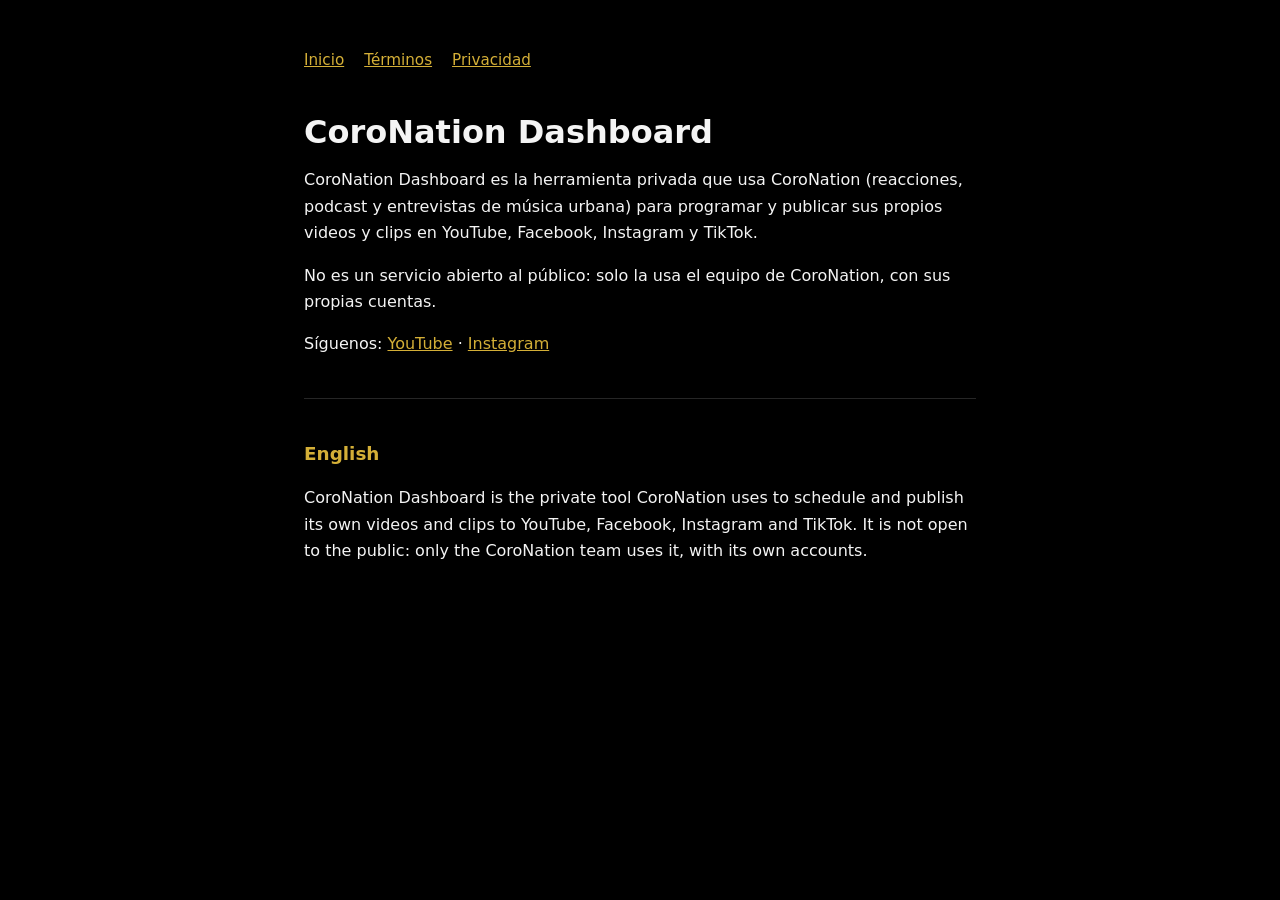
<file: index.html>
<!doctype html>
<html lang="es"><head><meta charset="utf-8"><meta name="viewport" content="width=device-width,initial-scale=1">
<title>CoroNation Dashboard</title><link rel="stylesheet" href="style.css"></head>
<body><main>
<nav><a href="./">Inicio</a><a href="terms.html">Términos</a><a href="privacy.html">Privacidad</a></nav>
<h1>CoroNation Dashboard</h1>
<p>CoroNation Dashboard es la herramienta privada que usa CoroNation (reacciones, podcast y entrevistas de música urbana) para programar y publicar sus propios videos y clips en YouTube, Facebook, Instagram y TikTok.</p>
<p>No es un servicio abierto al público: solo la usa el equipo de CoroNation, con sus propias cuentas.</p>
<p>Síguenos: <a href="https://www.youtube.com/@RealCoroNation">YouTube</a> · <a href="https://www.instagram.com/realcoronation">Instagram</a></p>
<hr>
<h2>English</h2>
<p>CoroNation Dashboard is the private tool CoroNation uses to schedule and publish its own videos and clips to YouTube, Facebook, Instagram and TikTok. It is not open to the public: only the CoroNation team uses it, with its own accounts.</p>
</main></body></html>
</file>
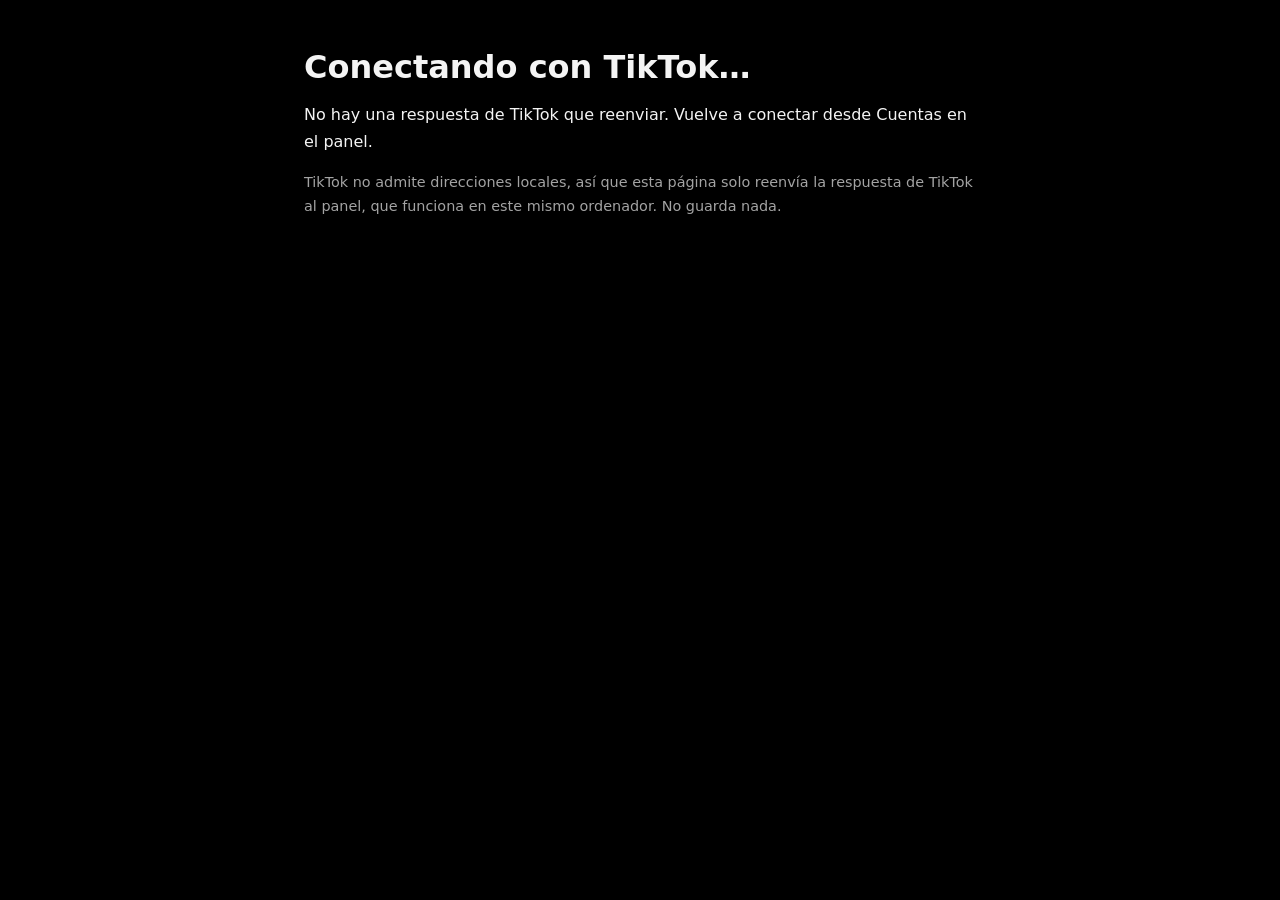
<file: tiktok-callback/index.html>
<!doctype html>
<html lang="es"><head><meta charset="utf-8"><meta name="viewport" content="width=device-width,initial-scale=1">
<meta name="referrer" content="no-referrer">
<title>Conectando con TikTok · CoroNation Dashboard</title><link rel="stylesheet" href="../style.css"></head>
<body><main>
<h1>Conectando con TikTok…</h1>
<p id="msg">Volviendo al panel de CoroNation en este equipo.</p>
<p class="muted">TikTok no admite direcciones locales, así que esta página solo reenvía la respuesta de TikTok al panel, que funciona en este mismo ordenador. No guarda nada.</p>
<script>
  // Forwards TikTok's answer to the dashboard on this computer only. Fixed destination: never an open redirect.
  (function () {
    var target = "https://localhost:3210/api/oauth/tiktok/callback";
    var inParams = new URLSearchParams(location.search);
    var out = new URLSearchParams();
    ["code", "state", "scopes", "error", "error_description"].forEach(function (k) {
      var v = inParams.get(k);
      if (v !== null) out.set(k, v);
    });
    if (!out.has("state") || !(out.has("code") || out.has("error"))) {
      document.getElementById("msg").textContent = "No hay una respuesta de TikTok que reenviar. Vuelve a conectar desde Cuentas en el panel.";
      return;
    }
    history.replaceState(null, "", location.pathname); // don't leave the code in this page's history
    location.replace(target + "?" + out.toString());
  })();
</script>
</main></body></html>
</file>
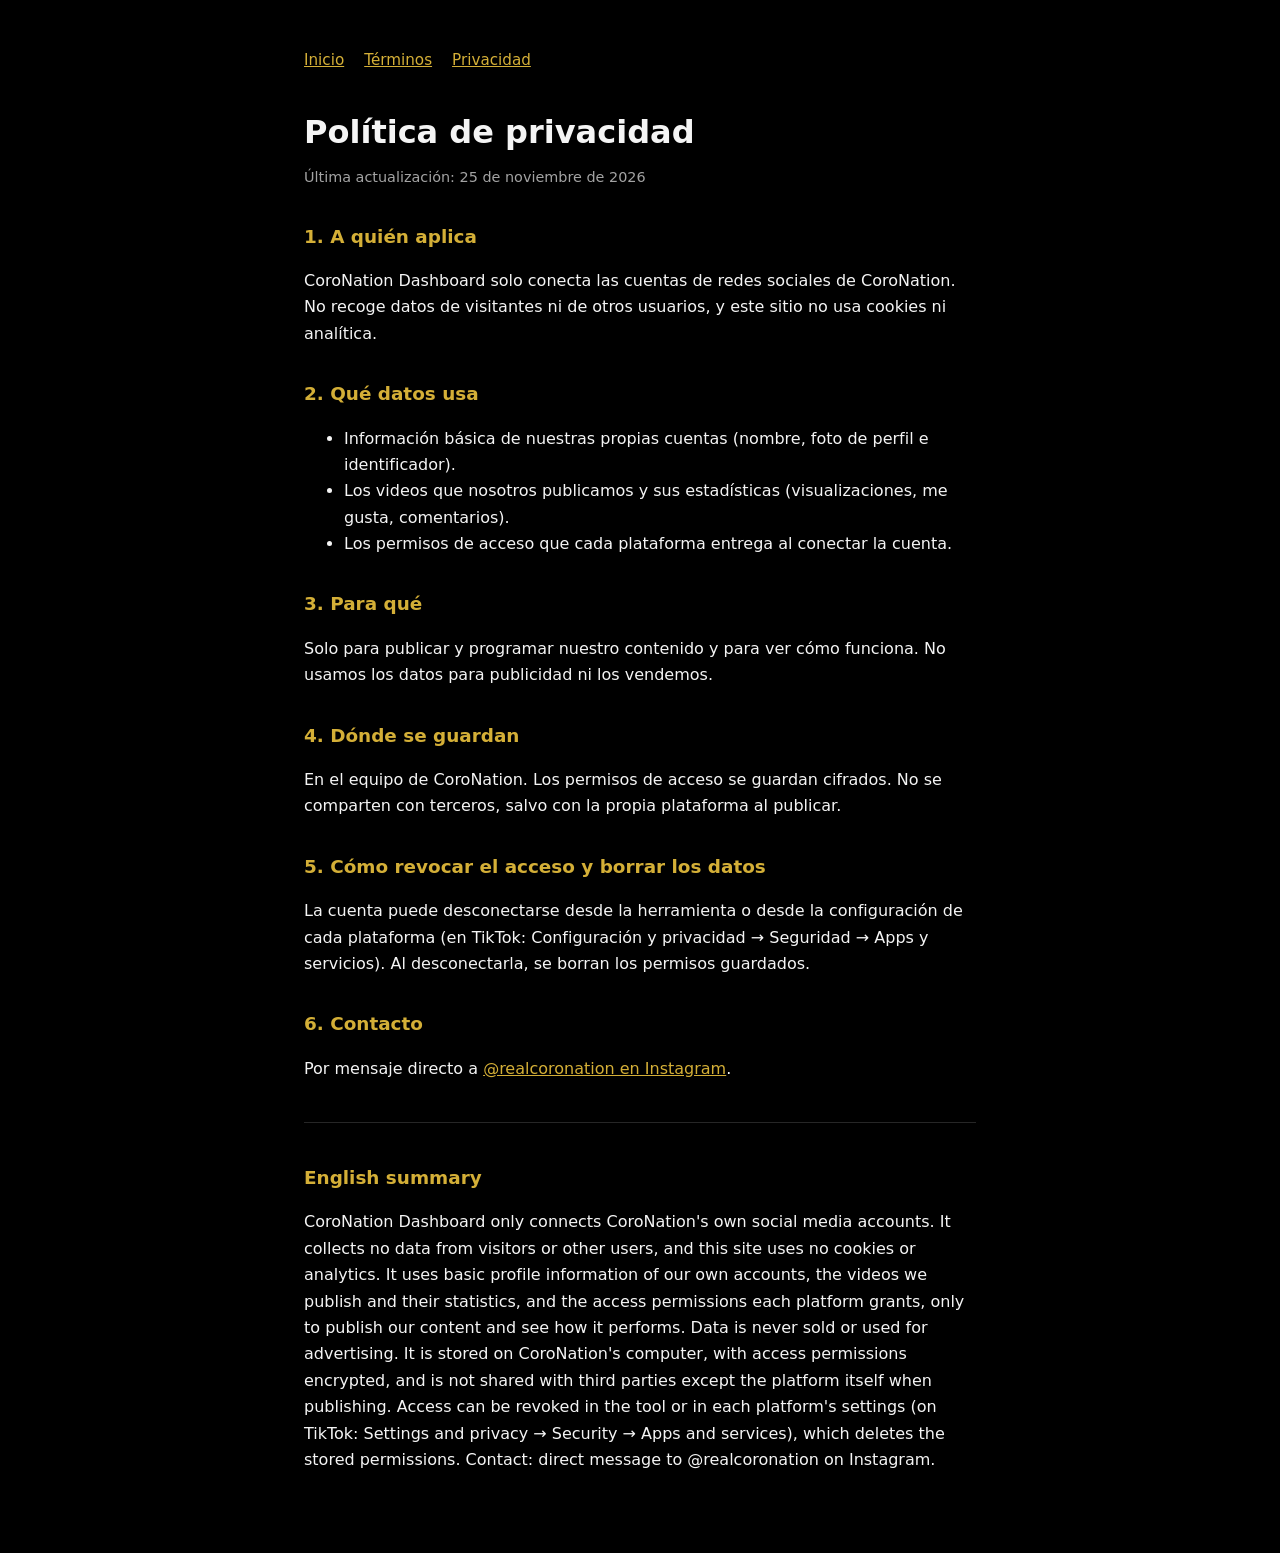
<file: privacy.html>
<!doctype html>
<html lang="es"><head><meta charset="utf-8"><meta name="viewport" content="width=device-width,initial-scale=1">
<title>Política de privacidad · CoroNation Dashboard</title><link rel="stylesheet" href="style.css"></head>
<body><main>
<nav><a href="./">Inicio</a><a href="terms.html">Términos</a><a href="privacy.html">Privacidad</a></nav>
<h1>Política de privacidad</h1>
<p class="muted">Última actualización: 25 de noviembre de 2026</p>
<h2>1. A quién aplica</h2>
<p>CoroNation Dashboard solo conecta las cuentas de redes sociales de CoroNation. No recoge datos de visitantes ni de otros usuarios, y este sitio no usa cookies ni analítica.</p>
<h2>2. Qué datos usa</h2>
<ul>
<li>Información básica de nuestras propias cuentas (nombre, foto de perfil e identificador).</li>
<li>Los videos que nosotros publicamos y sus estadísticas (visualizaciones, me gusta, comentarios).</li>
<li>Los permisos de acceso que cada plataforma entrega al conectar la cuenta.</li>
</ul>
<h2>3. Para qué</h2>
<p>Solo para publicar y programar nuestro contenido y para ver cómo funciona. No usamos los datos para publicidad ni los vendemos.</p>
<h2>4. Dónde se guardan</h2>
<p>En el equipo de CoroNation. Los permisos de acceso se guardan cifrados. No se comparten con terceros, salvo con la propia plataforma al publicar.</p>
<h2>5. Cómo revocar el acceso y borrar los datos</h2>
<p>La cuenta puede desconectarse desde la herramienta o desde la configuración de cada plataforma (en TikTok: Configuración y privacidad → Seguridad → Apps y servicios). Al desconectarla, se borran los permisos guardados.</p>
<h2>6. Contacto</h2>
<p>Por mensaje directo a <a href="https://www.instagram.com/realcoronation">@realcoronation en Instagram</a>.</p>
<hr>
<h2>English summary</h2>
<p>CoroNation Dashboard only connects CoroNation's own social media accounts. It collects no data from visitors or other users, and this site uses no cookies or analytics. It uses basic profile information of our own accounts, the videos we publish and their statistics, and the access permissions each platform grants, only to publish our content and see how it performs. Data is never sold or used for advertising. It is stored on CoroNation's computer, with access permissions encrypted, and is not shared with third parties except the platform itself when publishing. Access can be revoked in the tool or in each platform's settings (on TikTok: Settings and privacy → Security → Apps and services), which deletes the stored permissions. Contact: direct message to @realcoronation on Instagram.</p>
</main></body></html>
</file>
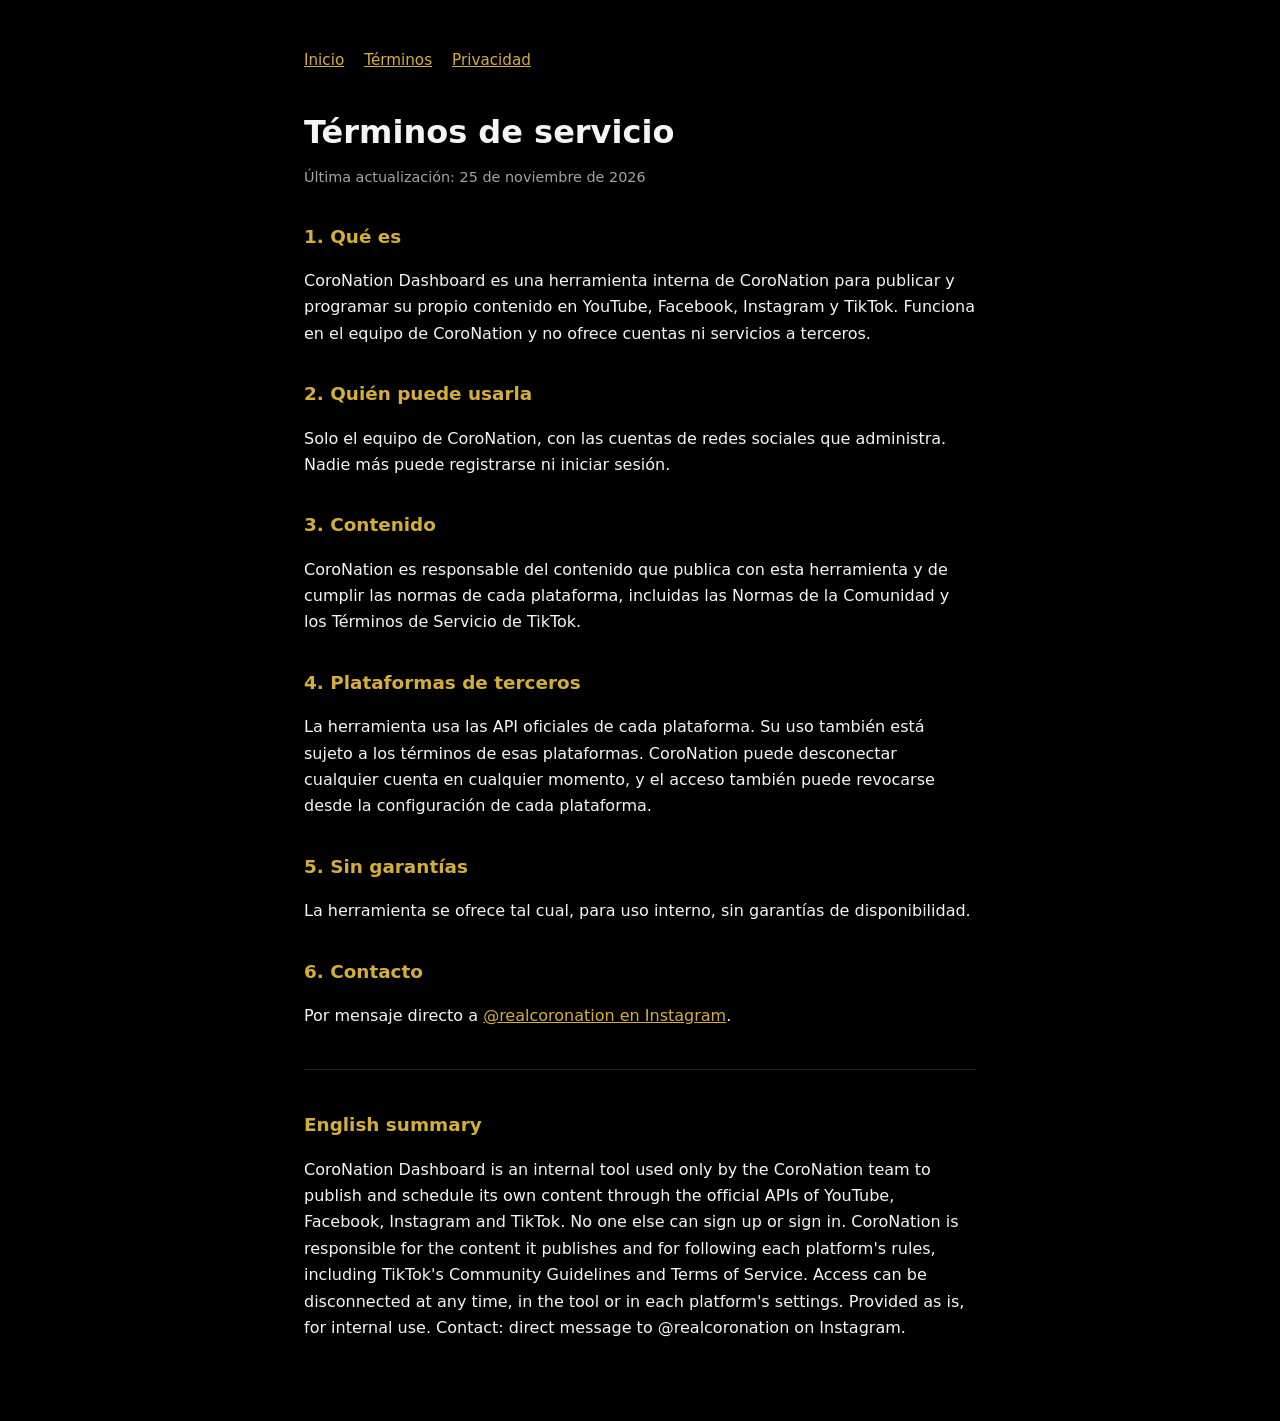
<file: terms.html>
<!doctype html>
<html lang="es"><head><meta charset="utf-8"><meta name="viewport" content="width=device-width,initial-scale=1">
<title>Términos de servicio · CoroNation Dashboard</title><link rel="stylesheet" href="style.css"></head>
<body><main>
<nav><a href="./">Inicio</a><a href="terms.html">Términos</a><a href="privacy.html">Privacidad</a></nav>
<h1>Términos de servicio</h1>
<p class="muted">Última actualización: 25 de noviembre de 2026</p>
<h2>1. Qué es</h2>
<p>CoroNation Dashboard es una herramienta interna de CoroNation para publicar y programar su propio contenido en YouTube, Facebook, Instagram y TikTok. Funciona en el equipo de CoroNation y no ofrece cuentas ni servicios a terceros.</p>
<h2>2. Quién puede usarla</h2>
<p>Solo el equipo de CoroNation, con las cuentas de redes sociales que administra. Nadie más puede registrarse ni iniciar sesión.</p>
<h2>3. Contenido</h2>
<p>CoroNation es responsable del contenido que publica con esta herramienta y de cumplir las normas de cada plataforma, incluidas las Normas de la Comunidad y los Términos de Servicio de TikTok.</p>
<h2>4. Plataformas de terceros</h2>
<p>La herramienta usa las API oficiales de cada plataforma. Su uso también está sujeto a los términos de esas plataformas. CoroNation puede desconectar cualquier cuenta en cualquier momento, y el acceso también puede revocarse desde la configuración de cada plataforma.</p>
<h2>5. Sin garantías</h2>
<p>La herramienta se ofrece tal cual, para uso interno, sin garantías de disponibilidad.</p>
<h2>6. Contacto</h2>
<p>Por mensaje directo a <a href="https://www.instagram.com/realcoronation">@realcoronation en Instagram</a>.</p>
<hr>
<h2>English summary</h2>
<p>CoroNation Dashboard is an internal tool used only by the CoroNation team to publish and schedule its own content through the official APIs of YouTube, Facebook, Instagram and TikTok. No one else can sign up or sign in. CoroNation is responsible for the content it publishes and for following each platform's rules, including TikTok's Community Guidelines and Terms of Service. Access can be disconnected at any time, in the tool or in each platform's settings. Provided as is, for internal use. Contact: direct message to @realcoronation on Instagram.</p>
</main></body></html>
</file>
<file: style.css>
:root{--bg:#000;--fg:#f4f4f4;--muted:#a3a3a3;--gold:#d4af37;--line:#262626}
*{box-sizing:border-box}
body{margin:0;background:var(--bg);color:var(--fg);font:16px/1.65 system-ui,-apple-system,"Segoe UI",sans-serif}
main{max-width:44rem;margin:0 auto;padding:3rem 1rem 4rem}
h1{font-size:2rem;line-height:1.2;margin:0 0 .5rem}
h2{font-size:1.15rem;margin:2rem 0 .5rem;color:var(--gold)}
p,li{color:var(--fg)} .muted{color:var(--muted);font-size:.9rem}
a{color:var(--gold)} nav{display:flex;gap:1.25rem;margin-bottom:2.5rem;font-size:.95rem}
hr{border:0;border-top:1px solid var(--line);margin:2.5rem 0}
</file>
